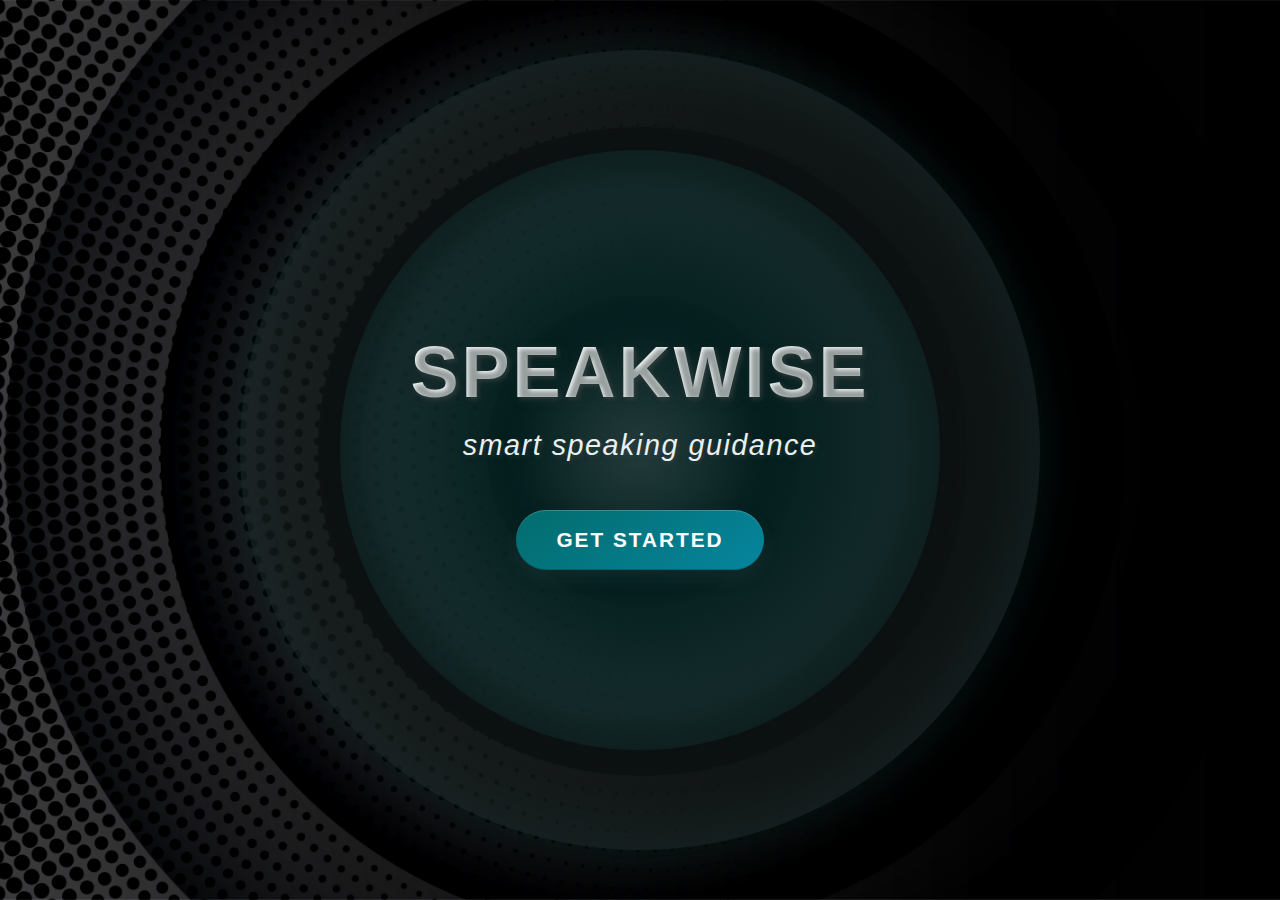
<file: frontend/index.html>
<!DOCTYPE html>
<html lang="en">
<head>
    <meta charset="UTF-8">
    <meta name="viewport" content="width=device-width, initial-scale=1.0">
    <title>SpeakWise - Smart Speaking Guidance</title>
    <link rel="stylesheet" href="style.css">
</head>
<body>
    <div class="container">
        <div class="content">
            <h1 class="main-heading">SpeakWise</h1>
            <h2 class="sub-heading">smart speaking guidance</h2>
            <button class="get-started-btn">Get Started</button>
        </div>
    </div>
    <script src="script.js"></script>
</body>
</html>
</file>
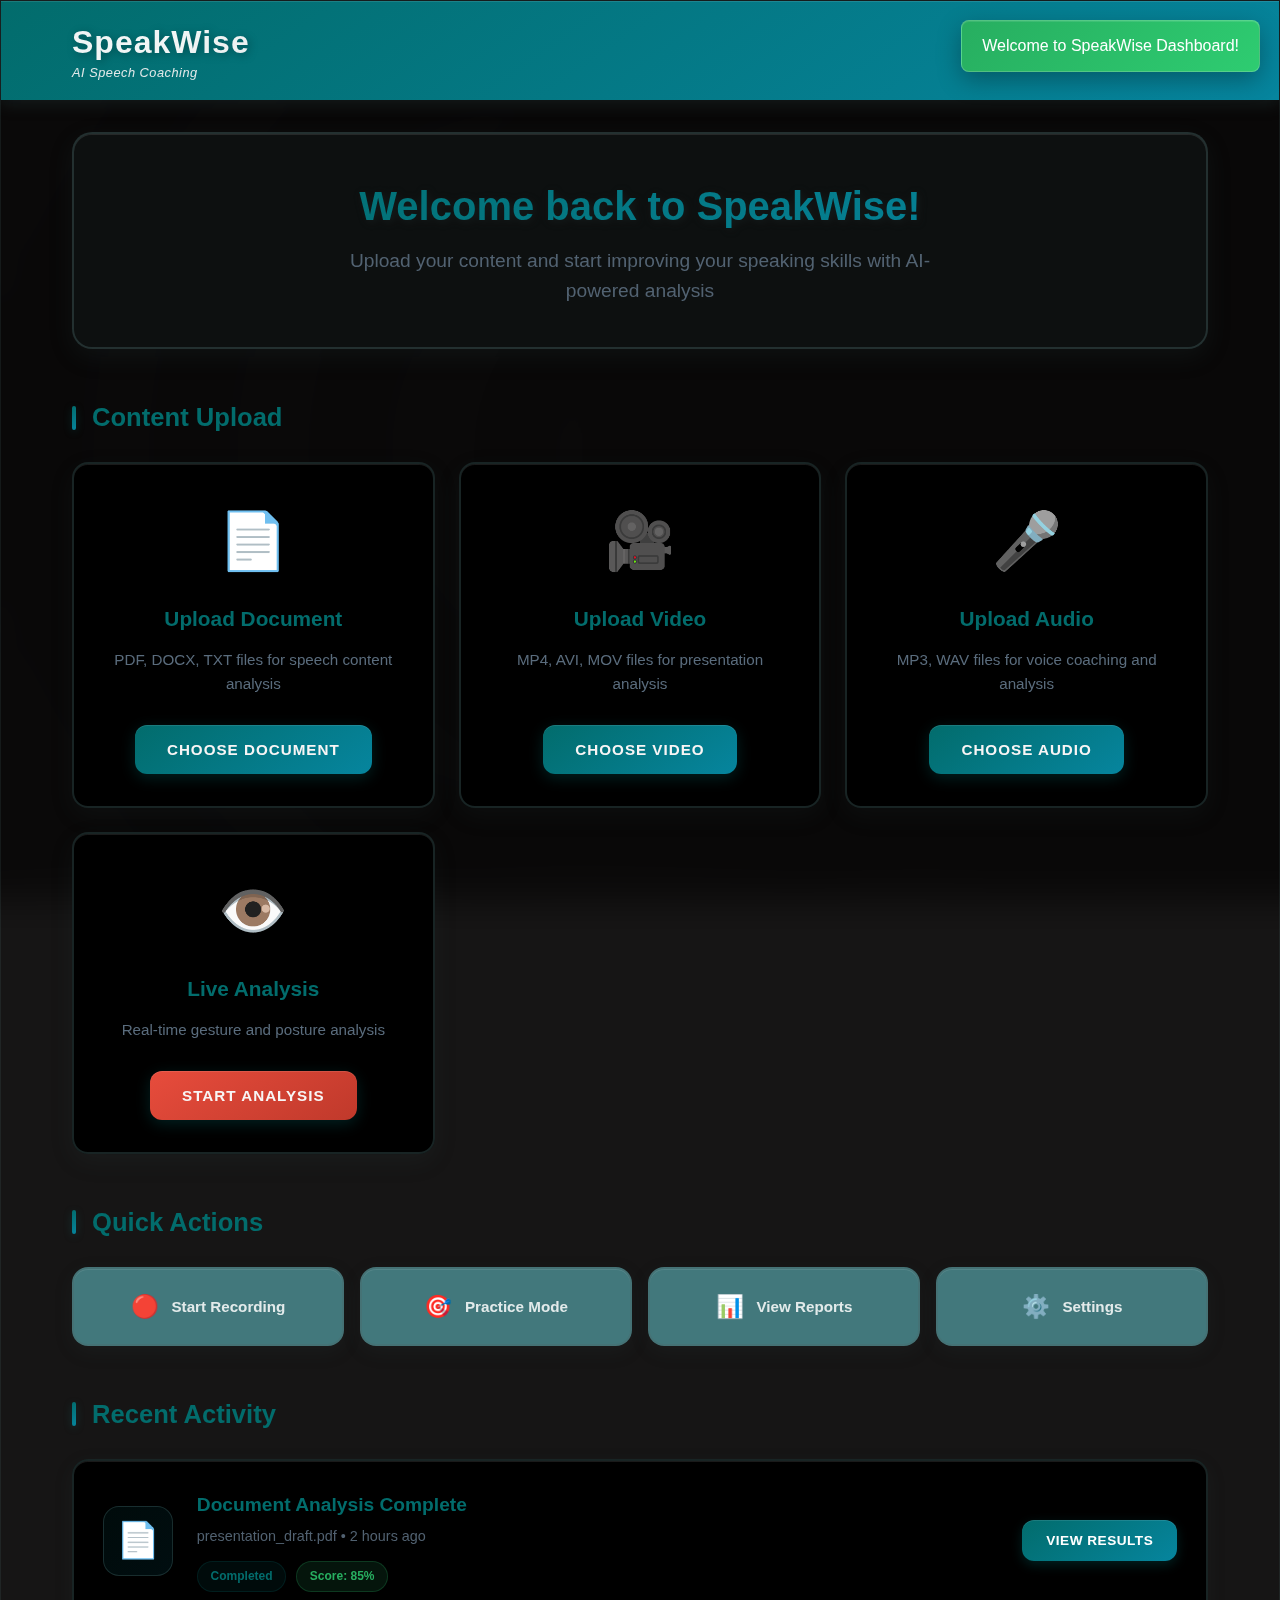
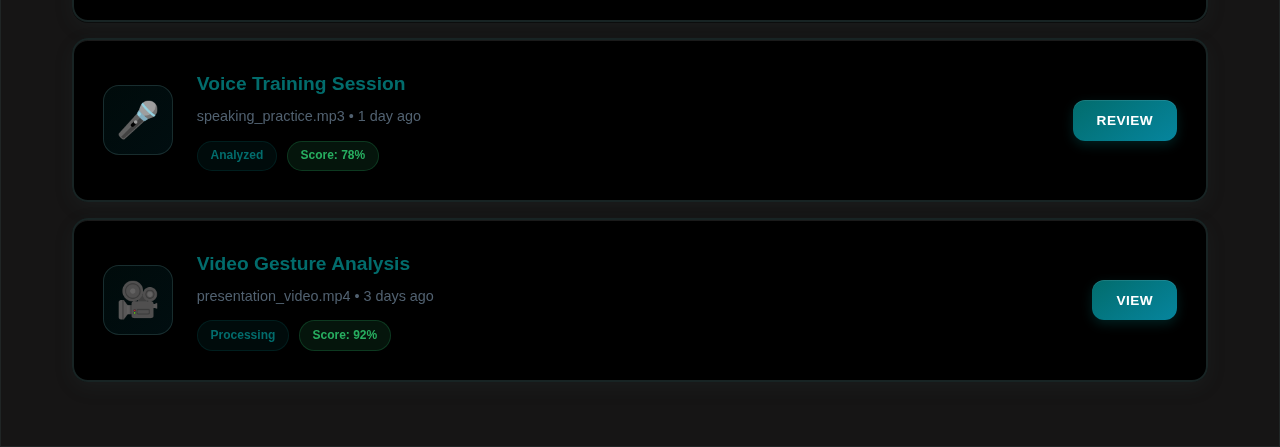
<file: frontend/dashboard.html>
<!DOCTYPE html>
<html lang="en">
<head>
    <meta charset="UTF-8">
    <meta name="viewport" content="width=device-width, initial-scale=1.0">
    <title>SpeakWise - Dashboard</title>
    
    <link rel="stylesheet" href="dashboard.css">
</head>
<body>
    <div class="dashboard-container">
        <!-- Header -->
        <header class="dashboard-header">
            <div class="header-content">
                <div class="logo">
                    <h1 class="logo-text">SpeakWise</h1>
                    <span class="logo-subtitle">AI Speech Coaching</span>
                </div>
                <div class="header-actions">
                    <button class="header-btn" onclick="showProfile()">
                        <span class="btn-icon">👤</span>
                        Profile
                    </button>
                    <button class="header-btn logout-btn" onclick="logout()">
                        <span class="btn-icon">🚪</span>
                        Logout
                    </button>
                </div>
            </div>
        </header>

        <!-- Main Content -->
        <main class="dashboard-main">
            <div class="welcome-section">
                <h2 class="welcome-title">Welcome back to SpeakWise!</h2>
                <p class="welcome-subtitle">Upload your content and start improving your speaking skills with AI-powered analysis</p>
            </div>

            <!-- Upload Section -->
            <section class="upload-section">
                <h3 class="section-title">Content Upload</h3>
                <div class="upload-grid">
                    <!-- Document Upload -->
                    <div class="upload-card" onclick="triggerUpload('document')">
                        <div class="upload-icon">📄</div>
                        <h4 class="upload-title">Upload Document</h4>
                        <p class="upload-description">PDF, DOCX, TXT files for speech content analysis</p>
                        <button class="upload-btn">Choose Document</button>
                    </div>

                    <!-- Video Upload -->
                    <div class="upload-card" onclick="triggerUpload('video')">
                        <div class="upload-icon">🎥</div>
                        <h4 class="upload-title">Upload Video</h4>
                        <p class="upload-description">MP4, AVI, MOV files for presentation analysis</p>
                        <button class="upload-btn">Choose Video</button>
                    </div>

                    <!-- Voice Upload -->
                    <div class="upload-card" onclick="triggerUpload('voice')">
                        <div class="upload-icon">🎤</div>
                        <h4 class="upload-title">Upload Audio</h4>
                        <p class="upload-description">MP3, WAV files for voice coaching and analysis</p>
                        <button class="upload-btn">Choose Audio</button>
                    </div>

                    <!-- OpenCV Analysis -->
                    <div class="upload-card opencv-card" onclick="showOpenCV()">
                        <div class="upload-icon">👁️</div>
                        <h4 class="upload-title">Live Analysis</h4>
                        <p class="upload-description">Real-time gesture and posture analysis</p>
                        <button class="upload-btn opencv-btn">Start Analysis</button>
                    </div>
                </div>
            </section>

            <!-- Quick Actions -->
            <section class="quick-actions">
                <h3 class="section-title">Quick Actions</h3>
                <div class="action-buttons">
                    <button class="action-btn record-btn" onclick="startRecording()">
                        <span class="action-icon">🔴</span>
                        <span class="action-text">Start Recording</span>
                    </button>
                    <button class="action-btn practice-btn" onclick="practiceMode()">
                        <span class="action-icon">🎯</span>
                        <span class="action-text">Practice Mode</span>
                    </button>
                    <button class="action-btn report-btn" onclick="viewReports()">
                        <span class="action-icon">📊</span>
                        <span class="action-text">View Reports</span>
                    </button>
                    <button class="action-btn settings-btn" onclick="settings()">
                        <span class="action-icon">⚙️</span>
                        <span class="action-text">Settings</span>
                    </button>
                </div>
            </section>

            <!-- Recent Activity -->
            <section class="recent-activity">
                <h3 class="section-title">Recent Activity</h3>
                <div class="activity-list">
                    <div class="activity-item">
                        <div class="activity-icon">📄</div>
                        <div class="activity-content">
                            <h4 class="activity-title">Document Analysis Complete</h4>
                            <p class="activity-description">presentation_draft.pdf • 2 hours ago</p>
                            <div class="activity-tags">
                                <span class="tag">Completed</span>
                                <span class="tag score">Score: 85%</span>
                            </div>
                        </div>
                        <button class="activity-btn">View Results</button>
                    </div>
                    
                    <div class="activity-item">
                        <div class="activity-icon">🎤</div>
                        <div class="activity-content">
                            <h4 class="activity-title">Voice Training Session</h4>
                            <p class="activity-description">speaking_practice.mp3 • 1 day ago</p>
                            <div class="activity-tags">
                                <span class="tag">Analyzed</span>
                                <span class="tag score">Score: 78%</span>
                            </div>
                        </div>
                        <button class="activity-btn">Review</button>
                    </div>
                    
                    <div class="activity-item">
                        <div class="activity-icon">🎥</div>
                        <div class="activity-content">
                            <h4 class="activity-title">Video Gesture Analysis</h4>
                            <p class="activity-description">presentation_video.mp4 • 3 days ago</p>
                            <div class="activity-tags">
                                <span class="tag">Processing</span>
                                <span class="tag score">Score: 92%</span>
                            </div>
                        </div>
                        <button class="activity-btn">View</button>
                    </div>
                </div>
            </section>
        </main>

        <!-- Hidden File Inputs -->
        <input type="file" id="documentInput" accept=".pdf,.doc,.docx,.txt" style="display: none;" onchange="handleFileUpload(event, 'document')">
        <input type="file" id="videoInput" accept=".mp4,.avi,.mov,.wmv" style="display: none;" onchange="handleFileUpload(event, 'video')">
        <input type="file" id="voiceInput" accept=".mp3,.wav,.m4a,.aac" style="display: none;" onchange="handleFileUpload(event, 'voice')">

        <!-- Upload Progress Modal -->
        <div id="uploadModal" class="modal" style="display: none;">
            <div class="modal-content">
                <div class="modal-header">
                    <h3>Uploading File...</h3>
                </div>
                <div class="progress-container">
                    <div class="progress-bar">
                        <div class="progress-fill" id="progressFill"></div>
                    </div>
                    <p id="progressText" class="progress-text">0% Complete</p>
                </div>
                <div class="modal-actions">
                    <button class="modal-btn cancel-btn" onclick="cancelUpload()">Cancel</button>
                </div>
            </div>
        </div>

        <!-- OpenCV Modal -->
        <div id="opencvModal" class="modal" style="display: none;">
            <div class="modal-content opencv-modal">
                <div class="modal-header">
                    <h3>Live Speech Analysis</h3>
                    <button class="close-btn" onclick="closeOpenCV()">×</button>
                </div>
                <div class="opencv-content">
                    <div class="video-section">
                        <div class="video-container">
                            <video id="cameraFeed" autoplay muted></video>
                            <canvas id="analysisCanvas"></canvas>
                        </div>
                    </div>
                    <div class="analysis-section">
                        <h4 class="analysis-title">Real-time Metrics</h4>
                        <div class="analysis-metrics">
                            <div class="metric-card">
                                <span class="metric-label">Posture Score</span>
                                <span class="metric-value" id="postureScore">--</span>
                            </div>
                            <div class="metric-card">
                                <span class="metric-label">Eye Contact</span>
                                <span class="metric-value" id="eyeContact">--</span>
                            </div>
                            <div class="metric-card">
                                <span class="metric-label">Gestures</span>
                                <span class="metric-value" id="gestureCount">--</span>
                            </div>
                        </div>
                        <div class="opencv-actions">
                            <button class="opencv-action-btn start-btn" onclick="startAnalysis()">Start</button>
                            <button class="opencv-action-btn stop-btn" onclick="stopAnalysis()">Stop</button>
                            <button class="opencv-action-btn save-btn" onclick="saveAnalysis()">Save Session</button>
                        </div>
                    </div>
                </div>
            </div>
        </div>
    </div>

    <script>
        // Global variables
        let uploadInterval;
        let analysisRunning = false;
        let mediaStream;

        // File upload functions
        function triggerUpload(type) {
            document.getElementById(type + 'Input').click();
        }

        function handleFileUpload(event, type) {
            const file = event.target.files[0];
            if (file) {
                console.log(`Uploading ${type} file:`, file.name);
                showUploadModal();
                simulateUpload();
            }
        }

        function showUploadModal() {
            document.getElementById('uploadModal').style.display = 'flex';
        }

        function simulateUpload() {
            let progress = 0;
            const progressFill = document.getElementById('progressFill');
            const progressText = document.getElementById('progressText');
            
            uploadInterval = setInterval(() => {
                progress += Math.random() * 15;
                if (progress >= 100) {
                    progress = 100;
                    clearInterval(uploadInterval);
                    setTimeout(() => {
                        document.getElementById('uploadModal').style.display = 'none';
                        showNotification('Upload completed successfully!', 'success');
                    }, 500);
                }
                progressFill.style.width = progress + '%';
                progressText.textContent = Math.round(progress) + '% Complete';
            }, 200);
        }

        function cancelUpload() {
            clearInterval(uploadInterval);
            document.getElementById('uploadModal').style.display = 'none';
            showNotification('Upload cancelled', 'info');
        }

        // OpenCV functions
        function showOpenCV() {
            document.getElementById('opencvModal').style.display = 'flex';
            initializeCamera();
        }

        function closeOpenCV() {
            document.getElementById('opencvModal').style.display = 'none';
            stopAnalysis();
        }

        async function initializeCamera() {
            try {
                const video = document.getElementById('cameraFeed');
                mediaStream = await navigator.mediaDevices.getUserMedia({ 
                    video: { width: 640, height: 480 } 
                });
                video.srcObject = mediaStream;
            } catch (error) {
                console.error('Error accessing camera:', error);
                showNotification('Camera access denied', 'error');
            }
        }

        function startAnalysis() {
            if (analysisRunning) return;
            
            analysisRunning = true;
            showNotification('Analysis started', 'success');
            
            // Simulate real-time metrics
            const postureScore = document.getElementById('postureScore');
            const eyeContact = document.getElementById('eyeContact');
            const gestureCount = document.getElementById('gestureCount');
            
            let gestureCounter = 0;
            
            const analysisInterval = setInterval(() => {
                if (!analysisRunning) {
                    clearInterval(analysisInterval);
                    return;
                }
                
                // Simulate changing metrics
                postureScore.textContent = (75 + Math.random() * 20).toFixed(0) + '%';
                eyeContact.textContent = (60 + Math.random() * 30).toFixed(0) + '%';
                gestureCount.textContent = Math.floor(gestureCounter / 10);
                gestureCounter += Math.random() * 3;
            }, 1000);
        }

        function stopAnalysis() {
            analysisRunning = false;
            if (mediaStream) {
                mediaStream.getTracks().forEach(track => track.stop());
            }
            
            // Reset metrics
            document.getElementById('postureScore').textContent = '--';
            document.getElementById('eyeContact').textContent = '--';
            document.getElementById('gestureCount').textContent = '--';
            
            showNotification('Analysis stopped', 'info');
        }

        function saveAnalysis() {
            if (!analysisRunning) {
                showNotification('No active analysis to save', 'warning');
                return;
            }
            showNotification('Analysis session saved!', 'success');
        }

        // Quick action functions
        function startRecording() {
            showNotification('Recording started', 'success');
            // Implement recording logic here
        }

        function practiceMode() {
            showNotification('Practice mode activated', 'info');
            // Implement practice mode logic here
        }

        function viewReports() {
            showNotification('Loading reports...', 'info');
            // Implement reports view logic here
        }

        function settings() {
            showNotification('Opening settings...', 'info');
            // Implement settings page logic here
        }

        // Profile and logout functions
        function showProfile() {
            showNotification('Profile settings coming soon', 'info');
            // Implement profile modal or page navigation
        }

        function logout() {
            if (confirm('Are you sure you want to logout?')) {
                showNotification('Logging out...', 'info');
                // Implement logout logic - redirect to login page
                setTimeout(() => {
                    window.location.href = 'login.html'; // Adjust path as needed
                }, 1000);
            }
        }

        // Notification system
        function showNotification(message, type = 'info') {
            // Create notification element
            const notification = document.createElement('div');
            notification.className = `notification notification-${type}`;
            notification.textContent = message;
            
            // Style the notification
            notification.style.cssText = `
                position: fixed;
                top: 20px;
                right: 20px;
                padding: 12px 20px;
                border-radius: 8px;
                color: white;
                font-weight: 500;
                z-index: 10000;
                opacity: 0;
                transform: translateX(100%);
                transition: all 0.3s ease;
                max-width: 300px;
                word-wrap: break-word;
            `;
            
            // Set background color based on type
            switch(type) {
                case 'success':
                    notification.style.background = 'linear-gradient(135deg, #27ae60, #2ecc71)';
                    break;
                case 'error':
                    notification.style.background = 'linear-gradient(135deg, #e74c3c, #c0392b)';
                    break;
                case 'warning':
                    notification.style.background = 'linear-gradient(135deg, #f39c12, #e67e22)';
                    break;
                default:
                    notification.style.background = 'linear-gradient(135deg, #3498db, #2980b9)';
            }
            
            // Add to DOM
            document.body.appendChild(notification);
            
            // Animate in
            setTimeout(() => {
                notification.style.opacity = '1';
                notification.style.transform = 'translateX(0)';
            }, 100);
            
            // Remove after 3 seconds
            setTimeout(() => {
                notification.style.opacity = '0';
                notification.style.transform = 'translateX(100%)';
                setTimeout(() => {
                    if (notification.parentNode) {
                        notification.parentNode.removeChild(notification);
                    }
                }, 300);
            }, 3000);
        }

        // Initialize dashboard
        document.addEventListener('DOMContentLoaded', function() {
            showNotification('Welcome to SpeakWise Dashboard!', 'success');
        });

        // Handle page cleanup
        window.addEventListener('beforeunload', function() {
            if (mediaStream) {
                mediaStream.getTracks().forEach(track => track.stop());
            }
        });
    </script>
</body>
</html>
</file>
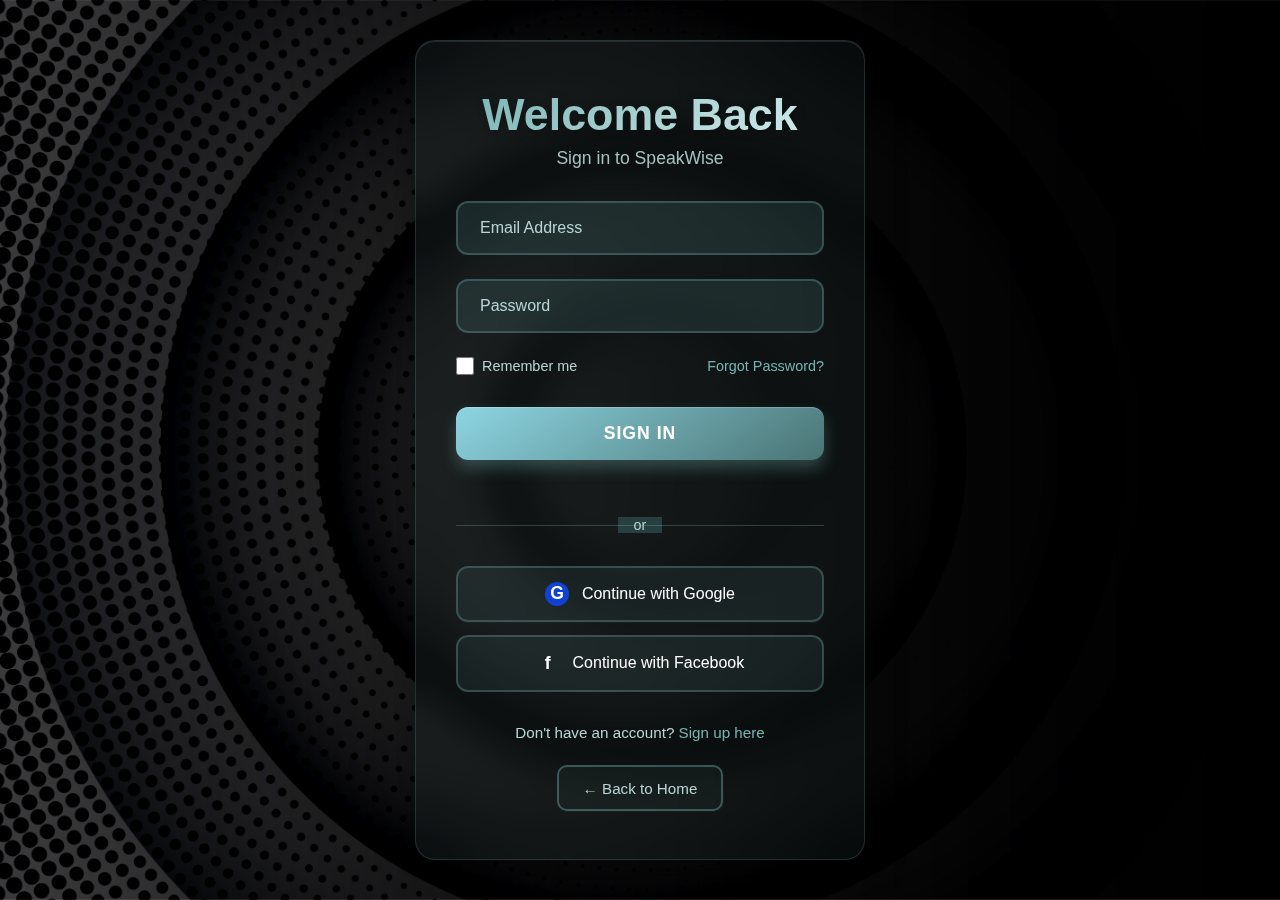
<file: frontend/login.html>
<!DOCTYPE html>
<html lang="en">
<head>
    <meta charset="UTF-8">
    <meta name="viewport" content="width=device-width, initial-scale=1.0">
    <title>SpeakWise - Sign In</title>
    <link rel="stylesheet" href="style.css">
</head>
<body>
    <div class="container">
        <div class="login-content">
            <div class="login-form">
                <h1 class="login-heading">Welcome Back</h1>
                <h2 class="login-subheading">Sign in to SpeakWise</h2>
                
                <form class="form" id="loginForm">
                    <div class="input-group">
                        <input type="email" id="email" class="form-input" placeholder=" " required>
                        <label for="email" class="form-label">Email Address</label>
                    </div>
                    
                    <div class="input-group">
                        <input type="password" id="password" class="form-input" placeholder=" " required>
                        <label for="password" class="form-label">Password</label>
                    </div>
                    
                    <div class="form-options">
                        <div class="checkbox-group">
                            <input type="checkbox" id="remember" class="custom-checkbox">
                            <label for="remember" class="checkbox-label">Remember me</label>
                        </div>
                        <a href="#" class="forgot-password">Forgot Password?</a>
                    </div>
                    
                    <button type="submit" class="login-btn">Sign In</button>
                </form>
                
                <div class="divider">
                    <span>or</span>
                </div>
                
                <button class="social-btn google-btn">
                    <span class="social-icon">G</span>
                    Continue with Google
                </button>
                
                <button class="social-btn facebook-btn">
                    <span class="social-icon">f</span>
                    Continue with Facebook
                </button>
                
                <p class="signup-link">
                    Don't have an account? <a href="#" class="link">Sign up here</a>
                </p>
                
                <button class="back-btn" onclick="goBack()">← Back to Home</button>
            </div>
        </div>
    </div>
    
    <script src="script.js"></script>
</body>
</html>
</file>
<file: frontend/style.css>
* {
    margin: 0;
    padding: 0;
    box-sizing: border-box;
}

body {
    font-family: 'Arial', sans-serif;
    min-height: 100vh;
    overflow: hidden;
}

.container {
    min-height: 100vh;
    /* background-image: url('[data-uri]'); */
    
    background-image: url('background.jpg');
    background-size: cover;

    background-position: center;
    background-repeat: no-repeat;
    display: flex;
    align-items: center;
    justify-content: center;
    position: relative;
}

.container::before {
    content: '';
    position: absolute;
    top: 50%;
    left: 50%;
    transform: translate(-50%, -50%);
    width: 800px;
    height: 800px;
    border-radius: 50%;
    background: radial-gradient(
        circle,
        rgba(35, 47, 47, 0.9) 0%,
        rgba(7, 15, 15, 0.8) 20%,
        rgba(23, 30, 30, 0.7) 40%,
        rgba(18, 24, 24, 0.6) 60%,
        rgba(13, 17, 17, 0.5) 80%,
        rgba(2, 2, 2, 0.4) 100%
    );
    box-shadow: 
        0 0 50px rgba(1, 55, 55, 0.3),
        inset 0 0 100px rgba(45, 74, 74, 0.5);
    z-index: 1;
}

.container::after {
    content: '';
    position: absolute;
    top: 50%;
    left: 50%;
    transform: translate(-50%, -50%);
    width: 600px;
    height: 600px;
    border-radius: 50%;
    background: radial-gradient(
        circle,
        rgba(35, 61, 61, 0.8) 0%,
        rgba(1, 41, 41, 0.6) 30%,
        rgba(18, 66, 66, 0.4) 60%,
        transparent 100%
    );
    z-index: 2;
}

.content {
    text-align: center;
    z-index: 10;
    position: relative;
    color: white;
    text-shadow: 2px 2px 4px rgba(63, 73, 73, 0.5);
}

.main-heading {
    font-size: 4.5rem;
    font-weight: 900;
    margin-bottom: 1rem;
    letter-spacing: 3px;
    text-transform: uppercase;
    background: linear-gradient(135deg, #f0f4f4, #f2f6f6, #e9eeee);
    -webkit-background-clip: text;
    -webkit-text-fill-color: transparent;
    background-clip: text;
    filter: drop-shadow(2px 2px 4px rgba(57, 63, 63, 0.3));
}

.sub-heading {
    font-size: 1.8rem;
    font-weight: 300;
    margin-bottom: 3rem;
    color: #e8f0f0;
    letter-spacing: 1.5px;
    font-style: italic;
}

.get-started-btn {
    padding: 18px 40px;
    font-size: 1.3rem;
    font-weight: 600;
    border: none;
    border-radius: 50px;
    cursor: pointer;
    text-transform: uppercase;
    letter-spacing: 2px;
    transition: all 0.3s ease;
    position: relative;
    overflow: hidden;
    
    /* 3D gradient based on the image colors */
    background: linear-gradient(145deg, #026c6c, #06859e);
    color: #ffffff;
    box-shadow: 
        0 8px 15px rgba(45, 74, 74, 0.3),
        0 4px 6px rgba(0, 0, 0, 0.1),
        inset 0 1px 0 rgba(255, 255, 255, 0.2),
        inset 0 -1px 0 rgba(0, 0, 0, 0.2);
}

.get-started-btn::before {
    content: '';
    position: absolute;
    top: 0;
    left: -100%;
    width: 100%;
    height: 100%;
    background: linear-gradient(90deg, transparent, rgba(127, 206, 224, 0.2), transparent);
    transition: left 0.5s ease;
}

.get-started-btn:hover {
    transform: translateY(-3px);
    background: linear-gradient(145deg, #027053, #036363);
    border-color: rgba(119, 179, 179, 0.5);
    box-shadow: 
        0 12px 20px rgba(45, 74, 74, 0.4),
        0 6px 8px rgba(0, 0, 0, 0.15),
        inset 0 1px 0 rgba(255, 255, 255, 0.3),
        inset 0 -1px 0 rgba(0, 0, 0, 0.3);
}

.get-started-btn:hover::before {
    left: 100%;
}

.get-started-btn:active {
    transform: translateY(-1px);
    background: linear-gradient(145deg, #385151, #2d4a4a);
    box-shadow: 
        0 4px 8px rgba(9, 21, 21, 0.3),
        0 2px 4px rgba(0, 0, 0, 0.1),
        inset 0 2px 4px rgba(0, 0, 0, 0.2);
}

/* Responsive Design */
@media (max-width: 768px) {
    .container::before {
        width: 600px;
        height: 600px;
    }
    
    .container::after {
        width: 450px;
        height: 450px;
    }
    
    .main-heading {
        font-size: 3rem;
        letter-spacing: 2px;
    }
    
    .sub-heading {
        font-size: 1.4rem;
        margin-bottom: 2.5rem;
    }
    
    .get-started-btn {
        padding: 15px 35px;
        font-size: 1.1rem;
    }
}

@media (max-width: 480px) {
    .container::before {
        width: 400px;
        height: 400px;
    }
    
    .container::after {
        width: 300px;
        height: 300px;
    }
    
    .main-heading {
        font-size: 2.5rem;
        letter-spacing: 1px;
    }
    
    .sub-heading {
        font-size: 1.2rem;
        margin-bottom: 2rem;
    }
    
    .get-started-btn {
        padding: 12px 30px;
        font-size: 1rem;
        letter-spacing: 1px;
    }
}

/* LOGIN PAGE STYLES - Add these to your existing style.css */

/* Black background for login page only */
body:has(.login-content) .container,
.container:has(.login-content) {
    background-image: url('background.jpg');
    background-size: cover;
}

body:has(.login-content) .container::before,
.container:has(.login-content)::before {
    display: none !important;
}

body:has(.login-content) .container::after,
.container:has(.login-content)::after {
    display: none !important;
}

.login-content {
    text-align: center;
    z-index: 10;
    position: relative;
    color: white;
    max-width: 450px;
    width: 90%;
}

.login-form {
    background: rgba(45, 74, 74, 0.15);
    backdrop-filter: blur(20px);
    border: 1px solid rgba(119, 179, 179, 0.2);
    border-radius: 20px;
    padding: 3rem 2.5rem;
    box-shadow: 
        0 20px 40px rgba(0, 0, 0, 0.3),
        inset 0 1px 0 rgba(255, 255, 255, 0.1);
}

.login-heading {
    font-size: 2.8rem;
    font-weight: 700;
    margin-bottom: 0.5rem;
    background: linear-gradient(135deg, #77b3b3, #a8d0d0, #d4eded);
    -webkit-background-clip: text;
    -webkit-text-fill-color: transparent;
    background-clip: text;
    filter: drop-shadow(2px 2px 4px rgba(0, 0, 0, 0.3));
}

.login-subheading {
    font-size: 1.1rem;
    font-weight: 300;
    margin-bottom: 2rem;
    color: #b8d4d4;
    opacity: 0.9;
}

.form {
    margin-bottom: 2rem;
}

.input-group {
    position: relative;
    margin-bottom: 1.5rem;
}

.form-input {
    width: 100%;
    padding: 1rem 1rem 1rem 1rem;
    background: rgba(119, 179, 179, 0.1);
    border: 2px solid rgba(119, 179, 179, 0.3);
    border-radius: 12px;
    color: white;
    font-size: 1rem;
    transition: all 0.3s ease;
    backdrop-filter: blur(10px);
}

.form-input:focus {
    outline: none;
    border-color: #77b3b3;
    background: rgba(119, 179, 179, 0.15);
    box-shadow: 0 0 0 3px rgba(119, 179, 179, 0.2);
}

.form-input::placeholder {
    color: transparent;
}

.form-label {
    position: absolute;
    left: 1rem;
    top: 50%;
    transform: translateY(-50%);
    color: #b8d4d4;
    font-size: 1rem;
    transition: all 0.3s ease;
    pointer-events: none;
    background: transparent;
    padding: 0 0.5rem;
}

.form-input:focus + .form-label,
.form-input:not(:placeholder-shown) + .form-label {
    top: 0;
    font-size: 0.85rem;
    color: #77b3b3;
    background: rgba(45, 74, 74, 0.8);
    border-radius: 4px;
}

.form-options {
    display: flex;
    justify-content: space-between;
    align-items: center;
    margin-bottom: 2rem;
    font-size: 0.9rem;
}

.checkbox-group {
    display: flex;
    align-items: center;
    gap: 0.5rem;
}

.custom-checkbox {
    width: 18px;
    height: 18px;
    accent-color: #77b3b3;
}

.checkbox-label {
    color: #b8d4d4;
    cursor: pointer;
}

.forgot-password {
    color: #77b3b3;
    text-decoration: none;
    transition: color 0.3s ease;
}

.forgot-password:hover {
    color: #a8d0d0;
}

.login-btn {
    width: 100%;
    padding: 1rem;
    font-size: 1.1rem;
    font-weight: 600;
    border: none;
    border-radius: 12px;
    cursor: pointer;
    text-transform: uppercase;
    letter-spacing: 1px;
    transition: all 0.3s ease;
    margin-bottom: 1.5rem;
    background: linear-gradient(145deg, #8dd5e2, #4a7474);
    /* background: linear-gradient(145deg, #4a7474, #395f5f); */
    color: #ffffff;
    box-shadow: 
        0 8px 15px rgba(136, 203, 203, 0.3),
        0 4px 6px rgba(0, 0, 0, 0.1),
        inset 0 1px 0 rgba(255, 255, 255, 0.2);
}

.login-btn:hover {
    transform: translateY(-2px);
    background: linear-gradient(145deg, #5a8484, #759393);
    box-shadow: 
        0 12px 20px rgba(45, 74, 74, 0.4),
        0 6px 8px rgba(0, 0, 0, 0.15);
}

.login-btn:active {
    transform: translateY(0);
    box-shadow: 
        0 4px 8px rgba(45, 74, 74, 0.3),
        inset 0 2px 4px rgba(0, 0, 0, 0.2);
}

.divider {
    position: relative;
    text-align: center;
    margin: 2rem 0;
    color: #b8d4d4;
}

.divider::before {
    content: '';
    position: absolute;
    top: 50%;
    left: 0;
    right: 0;
    height: 1px;
    background: rgba(119, 179, 179, 0.3);
}

.divider span {
    background: rgba(45, 74, 74, 0.8);
    padding: 0 1rem;
    font-size: 0.9rem;
}

.social-btn {
    width: 100%;
    padding: 0.9rem;
    margin-bottom: 0.8rem;
    border: 2px solid rgba(119, 179, 179, 0.3);
    border-radius: 12px;
    background: rgba(119, 179, 179, 0.05);
    color: white;
    font-size: 1rem;
    font-weight: 500;
    cursor: pointer;
    transition: all 0.3s ease;
    display: flex;
    align-items: center;
    justify-content: center;
    gap: 0.8rem;
    backdrop-filter: blur(10px);
}

.social-btn:hover {
    background: rgba(119, 179, 179, 0.1);
    border-color: rgba(119, 179, 179, 0.5);
    transform: translateY(-1px);
}

.social-icon {
    width: 24px;
    height: 24px;
    border-radius: 50%;
    display: flex;
    align-items: center;
    justify-content: center;
    font-weight: bold;
    font-size: 1.1rem;
}

.google-btn .social-icon {
    background: #1041d2;
    color: white;
}

/* .facebook-btn .social-icon {
    background: #3d6fd4;
    color: white;
} */

.signup-link {
    margin: 2rem 0 1.5rem 0;
    color: #b8d4d4;
    font-size: 0.95rem;
}

.signup-link .link {
    color: #77b3b3;
    text-decoration: none;
    font-weight: 500;
    transition: color 0.3s ease;
}

.signup-link .link:hover {
    color: #a8d0d0;
}

.back-btn {
    background: transparent;
    border: 2px solid rgba(119, 179, 179, 0.4);
    color: #b8d4d4;
    padding: 0.8rem 1.5rem;
    border-radius: 10px;
    cursor: pointer;
    font-size: 0.95rem;
    transition: all 0.3s ease;
    backdrop-filter: blur(10px);
}

.back-btn:hover {
    background: rgba(119, 179, 179, 0.1);
    border-color: rgba(119, 179, 179, 0.6);
    color: white;
}

/* Mobile Responsive for Login */
@media (max-width: 768px) {
    .login-form {
        padding: 2rem 1.5rem;
    }
    
    .login-heading {
        font-size: 2.2rem;
    }
    
    .form-options {
        flex-direction: column;
        gap: 1rem;
        align-items: flex-start;
    }
}

@media (max-width: 480px) {
    .login-content {
        width: 95%;
    }
    
    .login-form {
        padding: 1.5rem 1rem;
    }
    
    .login-heading {
        font-size: 2rem;
    }
    
    .login-subheading {
        font-size: 1rem;
    }
}
</file>
<file: frontend/dashboard.css>
/* Reset and base styles */
* {
    margin: 0;
    padding: 0;
    box-sizing: border-box;
}

body {
    font-family: 'Segoe UI', Tahoma, Geneva, Verdana, sans-serif;
    
    background-image: url('background.jpg');
    background-size: cover;
    background-position: center;
    background-repeat: no-repeat;
    background-attachment: fixed;
    min-height: 100vh;
    color: #333;
    line-height: 1.6;
}

/* Dashboard container with backdrop blur effect */
.dashboard-container {
    max-width: 1400px;
    margin: 0 auto;
    min-height: 100vh;
    background: rgba(10, 8, 8, 0.95);
    backdrop-filter: blur(20px);
    box-shadow: 0 0 40px rgba(96, 112, 112, 0.2);
    border: 1px solid rgba(119, 179, 179, 0.1);
}

/* Header */
.dashboard-header {
    background: linear-gradient(145deg, #026c6c, #06859e);
    color: #000;
    padding: 1rem 0;
    box-shadow: 
        0 4px 15px rgba(45, 74, 74, 0.3),
        inset 0 1px 0 rgba(255, 255, 255, 0.1);
    position: sticky;
    top: 0;
    z-index: 100;
}

.header-content {
    max-width: 1200px;
    margin: 0 auto;
    display: flex;
    justify-content: space-between;
    align-items: center;
    padding: 0 2rem;
}

.logo {
    display: flex;
    flex-direction: column;
    align-items: flex-start;
}

.logo-text {
    font-size: 2rem;
    font-weight: 900;
    margin: 0;
    background: linear-gradient(135deg, #f0f4f4, #f2f6f6, #e9eeee);
    -webkit-background-clip: text;
    -webkit-text-fill-color: transparent;
    background-clip: text;
    filter: drop-shadow(2px 2px 4px rgba(0, 0, 0, 0.3));
    letter-spacing: 1px;
}

.logo-subtitle {
    font-size: 0.8rem;
    opacity: 0.9;
    margin-top: -5px;
    color: #faf6f6;
    font-style: italic;
    letter-spacing: 0.5px;
}

.header-actions {
    display: flex;
    gap: 1rem;
}

.header-btn {
    display: flex;
    align-items: center;
    gap: 0.5rem;
    padding: 0.7rem 1.2rem;
    background: rgba(255, 255, 255, 0.1);
    color: white;
    border: 2px solid rgba(255, 255, 255, 0.2);
    border-radius: 12px;
    cursor: pointer;
    transition: all 0.3s ease;
    font-size: 0.9rem;
    font-weight: 500;
    backdrop-filter: blur(10px);
    box-shadow: inset 0 1px 0 rgba(255, 255, 255, 0.1);
}

.header-btn:hover {
    background: rgba(255, 255, 255, 0.2);
    border-color: rgba(255, 255, 255, 0.3);
    transform: translateY(-2px);
    box-shadow: 0 4px 12px rgba(0, 0, 0, 0.2);
}

.logout-btn:hover {
    background: rgba(231, 76, 60, 0.8);
    border-color: #e74c3c;
}

/* Main Content */
.dashboard-main {
    padding: 2rem;
    max-width: 1200px;
    margin: 0 auto;
}

/* Welcome Section */
.welcome-section {
    text-align: center;
    margin-bottom: 3rem;
    padding: 2.5rem;
    background: rgba(45, 74, 74, 0.1);
    backdrop-filter: blur(20px);
    border: 2px solid rgba(119, 179, 179, 0.2);
    border-radius: 20px;
    box-shadow: 
        0 8px 25px rgba(45, 74, 74, 0.15),
        inset 0 1px 0 rgba(255, 255, 255, 0.1);
}

.welcome-title {
    font-size: 2.5rem;
    color: #e3ebeb;
    margin-bottom: 0.5rem;
    font-weight: 700;
    background: linear-gradient(135deg, #026c6c, #06859e);
    -webkit-background-clip: text;
    -webkit-text-fill-color: transparent;
    background-clip: text;
    filter: drop-shadow(2px 2px 4px rgba(45, 74, 74, 0.2));
}

.welcome-subtitle {
    font-size: 1.2rem;
    color: #5a6c7d;
    max-width: 600px;
    margin: 0 auto;
    opacity: 0.9;
}

/* Section Titles */
.section-title {
    font-size: 1.6rem;
    color: #026c6c;
    margin-bottom: 1.5rem;
    font-weight: 600;
    position: relative;
    padding-left: 20px;
}

.section-title::before {
    content: '';
    position: absolute;
    left: 0;
    top: 50%;
    transform: translateY(-50%);
    width: 4px;
    height: 24px;
    background: linear-gradient(135deg, #026c6c, #06859e);
    border-radius: 2px;
    box-shadow: 0 2px 8px rgba(2, 108, 108, 0.3);
}

/* Upload Section */
.upload-section {
    margin-bottom: 3rem;
}

.upload-grid {
    display: grid;
    grid-template-columns: repeat(auto-fit, minmax(300px, 1fr));
    gap: 1.5rem;
}

.upload-card {
    background: #000;
    backdrop-filter: blur(20px);
    border-radius: 16px;
    padding: 2rem;
    text-align: center;
    border: 2px solid rgba(119, 179, 179, 0.2);
    cursor: pointer;
    transition: all 0.3s ease;
    box-shadow: 
        0 8px 25px rgba(45, 74, 74, 0.1),
        inset 0 1px 0 rgba(255, 255, 255, 0.1);
    position: relative;
    overflow: hidden;
}

.upload-card::before {
    content: '';
    position: absolute;
    top: -50%;
    left: -50%;
    width: 200%;
    height: 200%;
    background: radial-gradient(
        circle,
        rgba(119, 179, 179, 0.05) 0%,
        transparent 70%
    );
    opacity: 0;
    transition: opacity 0.3s ease;
}

.upload-card:hover::before {
    opacity: 1;
}

.upload-card:hover {
    transform: translateY(-8px);
    border-color: rgba(2, 108, 108, 0.4);
    box-shadow: 
        0 15px 35px rgba(2, 108, 108, 0.2),
        inset 0 1px 0 rgba(255, 255, 255, 0.2);
}

.upload-icon {
    font-size: 3.5rem;
    margin-bottom: 1rem;
    display: block;
    transition: transform 0.3s ease;
}

.upload-card:hover .upload-icon {
    transform: scale(1.1) translateY(-5px);
    animation: float 2s ease-in-out infinite;
}

.upload-title {
    font-size: 1.3rem;
    color: #026c6c;
    margin-bottom: 0.8rem;
    font-weight: 600;
}

.upload-description {
    color: #5a6c7d;
    margin-bottom: 1.8rem;
    font-size: 0.95rem;
    line-height: 1.6;
}

.upload-btn {
    padding: 1rem 2rem;
    background: linear-gradient(145deg, #026c6c, #06859e);
    color: #f8f5f5;
    border: none;
    border-radius: 12px;
    cursor: pointer;
    font-size: 0.95rem;
    font-weight: 600;
    text-transform: uppercase;
    letter-spacing: 1px;
    transition: all 0.3s ease;
    box-shadow: 
        0 4px 15px rgba(2, 108, 108, 0.3),
        inset 0 1px 0 rgba(255, 255, 255, 0.1);
}

.upload-btn:hover {
    transform: translateY(-2px);
    background: linear-gradient(145deg, #027053, #036363);
    box-shadow: 
        0 8px 20px rgba(2, 108, 108, 0.4),
        inset 0 1px 0 rgba(255, 255, 255, 0.2);
}

.opencv-btn {
    background: linear-gradient(145deg, #e74c3c, #c0392b);
}

.opencv-btn:hover {
    background: linear-gradient(145deg, #d32f2f, #b71c1c);
    box-shadow: 0 8px 20px rgba(231, 76, 60, 0.4);
}

/* Quick Actions */
.quick-actions {
    margin-bottom: 3rem;
}

.action-buttons {
    display: grid;
    grid-template-columns: repeat(auto-fit, minmax(220px, 1fr));
    gap: 1rem;
}

.action-btn {
    display: flex;
    align-items: center;
    justify-content: center;
    gap: 0.8rem;
    padding: 1.5rem;
    background: rgba(72, 133, 138, 0.9);
    backdrop-filter: blur(20px);
    border: 2px solid rgba(83, 92, 92, 0.2);
    border-radius: 16px;
    cursor: pointer;
    transition: all 0.3s ease;
    text-decoration: none;
    color: #e2eaea;
    font-weight: 600;
    font-size: 0.95rem;
    box-shadow: 
        0 6px 20px rgba(45, 74, 74, 0.1),
        inset 0 1px 0 rgba(255, 255, 255, 0.1);
}

.action-btn:hover {
    transform: translateY(-4px);
    border-color: rgba(2, 108, 108, 0.4);
    box-shadow: 
        0 12px 30px rgba(2, 108, 108, 0.2),
        inset 0 1px 0 rgba(255, 255, 255, 0.2);
}

.action-icon {
    font-size: 1.4rem;
}

/* Recent Activity */
.recent-activity {
    margin-bottom: 2rem;
}

.activity-list {
    display: flex;
    flex-direction: column;
    gap: 1rem;
}

.activity-item {
    display: flex;
    align-items: center;
    gap: 1.5rem;
    padding: 1.8rem;
    background: #000;
    backdrop-filter: blur(20px);
    border-radius: 16px;
    border: 2px solid rgba(119, 179, 179, 0.2);
    transition: all 0.3s ease;
    box-shadow: 
        0 6px 20px rgba(45, 74, 74, 0.1),
        inset 0 1px 0 rgba(255, 255, 255, 0.1);
}

.activity-item:hover {
    transform: translateY(-3px);
    border-color: rgba(2, 108, 108, 0.3);
    box-shadow: 
        0 10px 25px rgba(2, 108, 108, 0.2);
}

.activity-icon {
    font-size: 2.2rem;
    width: 70px;
    height: 70px;
    background: linear-gradient(135deg, rgba(2, 108, 108, 0.1), rgba(6, 133, 158, 0.1));
    border-radius: 16px;
    display: flex;
    align-items: center;
    justify-content: center;
    flex-shrink: 0;
    border: 1px solid rgba(119, 179, 179, 0.2);
}

.activity-content {
    flex: 1;
    min-width: 0;
}

.activity-title {
    font-size: 1.2rem;
    color: #026c6c;
    margin-bottom: 0.3rem;
    font-weight: 600;
}

.activity-description {
    color: #5a6c7d;
    font-size: 0.9rem;
    margin-bottom: 0.8rem;
    opacity: 0.9;
}

.activity-tags {
    display: flex;
    gap: 0.6rem;
    flex-wrap: wrap;
}

.tag {
    padding: 0.3rem 0.8rem;
    background: rgba(2, 108, 108, 0.1);
    color: #026c6c;
    border-radius: 20px;
    font-size: 0.75rem;
    font-weight: 600;
    border: 1px solid rgba(2, 108, 108, 0.2);
}

.tag.score {
    background: rgba(46, 204, 113, 0.1);
    color: #27ae60;
    border-color: rgba(46, 204, 113, 0.2);
}

.activity-btn {
    padding: 0.8rem 1.5rem;
    background: linear-gradient(145deg, #026c6c, #06859e);
    color: white;
    border: none;
    border-radius: 12px;
    cursor: pointer;
    font-size: 0.85rem;
    font-weight: 600;
    text-transform: uppercase;
    letter-spacing: 0.5px;
    transition: all 0.3s ease;
    white-space: nowrap;
    box-shadow: 
        0 4px 12px rgba(2, 108, 108, 0.3),
        inset 0 1px 0 rgba(255, 255, 255, 0.1);
}

.activity-btn:hover {
    transform: translateY(-2px);
    background: linear-gradient(145deg, #027053, #036363);
    box-shadow: 
        0 6px 18px rgba(2, 108, 108, 0.4),
        inset 0 1px 0 rgba(255, 255, 255, 0.2);
}

/* Modal Styles */
.modal {
    position: fixed;
    top: 0;
    left: 0;
    width: 100%;
    height: 100%;
    background: rgba(0, 0, 0, 0.8);
    display: flex;
    justify-content: center;
    align-items: center;
    z-index: 1000;
    backdrop-filter: blur(10px);
}

.modal-content {
    background: rgba(255, 255, 255, 0.95);
    backdrop-filter: blur(25px);
    border-radius: 20px;
    padding: 2.5rem;
    max-width: 500px;
    width: 90%;
    max-height: 90vh;
    overflow-y: auto;
    box-shadow: 
        0 25px 60px rgba(0, 0, 0, 0.4),
        inset 0 1px 0 rgba(255, 255, 255, 0.1);
    border: 2px solid rgba(119, 179, 179, 0.2);
}

.modal-header {
    display: flex;
    justify-content: space-between;
    align-items: center;
    margin-bottom: 2rem;
    padding-bottom: 1rem;
    border-bottom: 2px solid rgba(2, 108, 108, 0.1);
}

.modal-header h3 {
    font-size: 1.4rem;
    color: #026c6c;
    font-weight: 600;
}

.close-btn {
    background: none;
    border: none;
    font-size: 2rem;
    cursor: pointer;
    color: #5a6c7d;
    transition: all 0.3s ease;
    padding: 0;
    width: 40px;
    height: 40px;
    display: flex;
    align-items: center;
    justify-content: center;
    border-radius: 50%;
    background: rgba(231, 76, 60, 0.1);
}

.close-btn:hover {
    color: #e74c3c;
    background: rgba(231, 76, 60, 0.2);
    transform: scale(1.1);
}

/* Progress Bar */
.progress-container {
    margin: 2rem 0;
}

.progress-bar {
    width: 100%;
    height: 15px;
    background: rgba(2, 108, 108, 0.1);
    border-radius: 10px;
    overflow: hidden;
    margin-bottom: 1.5rem;
    box-shadow: inset 0 2px 4px rgba(0, 0, 0, 0.1);
}

.progress-fill {
    height: 100%;
    background: linear-gradient(145deg, #026c6c, #06859e);
    width: 0%;
    transition: width 0.3s ease;
    border-radius: 10px;
    box-shadow: 0 2px 8px rgba(2, 108, 108, 0.3);
}

.progress-text {
    text-align: center;
    color: #026c6c;
    font-size: 1rem;
    font-weight: 600;
}

.modal-actions {
    display: flex;
    justify-content: center;
    margin-top: 2rem;
}

.modal-btn {
    padding: 1rem 2.5rem;
    background: linear-gradient(145deg, #e74c3c, #c0392b);
    color: white;
    border: none;
    border-radius: 12px;
    cursor: pointer;
    font-size: 0.95rem;
    font-weight: 600;
    text-transform: uppercase;
    letter-spacing: 1px;
    transition: all 0.3s ease;
    box-shadow: 
        0 4px 15px rgba(231, 76, 60, 0.3),
        inset 0 1px 0 rgba(255, 255, 255, 0.1);
}

.modal-btn:hover {
    background: linear-gradient(145deg, #d32f2f, #b71c1c);
    transform: translateY(-2px);
    box-shadow: 
        0 6px 20px rgba(231, 76, 60, 0.4),
        inset 0 1px 0 rgba(255, 255, 255, 0.2);
}

/* OpenCV Modal */
.opencv-modal {
    max-width: 1000px;
    width: 95%;
    max-height: 95vh;
}

.opencv-content {
    display: grid;
    grid-template-columns: 2fr 1fr;
    gap: 2rem;
    margin-top: 1rem;
}

.video-section {
    display: flex;
    flex-direction: column;
}

.video-container {
    position: relative;
    background: #000;
    border-radius: 16px;
    overflow: hidden;
    aspect-ratio: 16/9;
    box-shadow: 0 8px 25px rgba(0, 0, 0, 0.3);
}

#cameraFeed, #analysisCanvas {
    width: 100%;
    height: 100%;
    object-fit: cover;
    border-radius: 16px;
}

#analysisCanvas {
    position: absolute;
    top: 0;
    left: 0;
}

.analysis-section {
    display: flex;
    flex-direction: column;
    gap: 1rem;
}

.analysis-title {
    font-size: 1.2rem;
    color: #026c6c;
    font-weight: 600;
    margin-bottom: 1rem;
}

.analysis-metrics {
    display: flex;
    flex-direction: column;
    gap: 1rem;
}

.metric-card {
    display: flex;
    justify-content: space-between;
    align-items: center;
    padding: 1.2rem;
    background: rgba(2, 108, 108, 0.1);
    backdrop-filter: blur(10px);
    border-radius: 12px;
    border: 2px solid rgba(2, 108, 108, 0.2);
    box-shadow: 
        0 4px 12px rgba(2, 108, 108, 0.1),
        inset 0 1px 0 rgba(255, 255, 255, 0.1);
}

.metric-label {
    font-size: 0.95rem;
    color: #5a6c7d;
    font-weight: 600;
}

.metric-value {
    font-size: 1.2rem;
    color: #026c6c;
    font-weight: 700;
}

.opencv-actions {
    display: flex;
    flex-direction: column;
    gap: 1rem;
    margin-top: 1.5rem;
}

.opencv-action-btn {
    padding: 1rem;
    border: none;
    border-radius: 12px;
    cursor: pointer;
    font-size: 0.95rem;
    font-weight: 600;
    text-transform: uppercase;
    letter-spacing: 1px;
    transition: all 0.3s ease;
    box-shadow: inset 0 1px 0 rgba(255, 255, 255, 0.1);
}

.start-btn {
    background: linear-gradient(145deg, #27ae60, #2ecc71);
    color: white;
    box-shadow: 
        0 4px 12px rgba(39, 174, 96, 0.3),
        inset 0 1px 0 rgba(255, 255, 255, 0.1);
}

.stop-btn {
    background: linear-gradient(145deg, #e74c3c, #c0392b);
    color: white;
    box-shadow: 
        0 4px 12px rgba(231, 76, 60, 0.3),
        inset 0 1px 0 rgba(255, 255, 255, 0.1);
}

.save-btn {
    background: linear-gradient(145deg, #026c6c, #06859e);
    color: white;
    box-shadow: 
        0 4px 12px rgba(2, 108, 108, 0.3),
        inset 0 1px 0 rgba(255, 255, 255, 0.1);
}

.opencv-action-btn:hover {
    transform: translateY(-2px);
    box-shadow: 
        0 6px 18px rgba(0, 0, 0, 0.3),
        inset 0 1px 0 rgba(255, 255, 255, 0.2);
}

/* Notification Styles */
.notification {
    position: fixed;
    top: 20px;
    right: 20px;
    padding: 12px 20px;
    border-radius: 12px;
    color: white;
    font-weight: 600;
    z-index: 10000;
    opacity: 0;
    transform: translateX(100%);
    transition: all 0.3s ease;
    max-width: 300px;
    word-wrap: break-word;
    backdrop-filter: blur(20px);
    box-shadow: 
        0 8px 25px rgba(0, 0, 0, 0.3),
        inset 0 1px 0 rgba(255, 255, 255, 0.1);
    border: 1px solid rgba(255, 255, 255, 0.2);
}

/* Animations */
@keyframes float {
    0% {
        transform: translateY(0px) scale(1.1);
    }
    50% {
        transform: translateY(-10px) scale(1.1);
    }
    100% {
        transform: translateY(0px) scale(1.1);
    }
}

@keyframes pulse {
    0% {
        opacity: 1;
        transform: scale(1);
    }
    50% {
        opacity: 0.7;
        transform: scale(1.05);
    }
    100% {
        opacity: 1;
        transform: scale(1);
    }
}

.loading {
    animation: pulse 1.5s ease-in-out infinite;
}

/* Responsive Design */
@media (max-width: 1024px) {
    .opencv-content {
        grid-template-columns: 1fr;
        gap: 1.5rem;
    }
    
    .video-container {
        aspect-ratio: 4/3;
    }
}

@media (max-width: 768px) {
    .header-content {
        padding: 0 1rem;
        flex-direction: column;
        gap: 1rem;
    }
    
    .logo-text {
        font-size: 1.8rem;
    }
    
    .header-actions {
        width: 100%;
        justify-content: center;
        flex-wrap: wrap;
    }
    
    .dashboard-main {
        padding: 1.5rem;
    }
    
    .welcome-title {
        font-size: 2rem;
    }
    
    .welcome-section {
        padding: 2rem;
    }
    
    .upload-grid {
        grid-template-columns: 1fr;
        gap: 1rem;
    }
    
    .action-buttons {
        grid-template-columns: repeat(2, 1fr);
        gap: 0.8rem;
    }
    
    .activity-item {
        flex-direction: column;
        text-align: center;
        gap: 1rem;
        padding: 1.5rem;
    }
    
    .activity-content {
        order: 2;
    }
    
    .activity-btn {
        order: 3;
        align-self: stretch;
    }
    
    .modal-content {
        padding: 2rem;
        margin: 1rem;
    }
    
    .opencv-modal {
        width: 98%;
        margin: 1rem;
    }
}

@media (max-width: 480px) {
    .dashboard-main {
        padding: 1rem;
    }
    
    .action-buttons {
        grid-template-columns: 1fr;
    }
    
    .header-btn {
        padding: 0.6rem 1rem;
        font-size: 0.85rem;
    }
    
    .upload-card {
        padding: 1.5rem;
    }
    
    .upload-icon {
        font-size: 2.8rem;
    }
    
    .section-title {
        font-size: 1.4rem;
        padding-left: 15px;
    }
    
    .welcome-title {
        font-size: 1.8rem;
    }
    
    .welcome-subtitle {
        font-size: 1rem;
    }
    
    .modal-content {
        padding: 1.5rem;
        margin: 0.5rem;
        width: 95%;
    }
    
    .notification {
        right: 10px;
        left: 10px;
        max-width: none;
        margin: 0 10px;
        transform: translateY(-100%);
    }
}

/* Custom Scrollbar */
::-webkit-scrollbar {
    width: 10px;
}

::-webkit-scrollbar-track {
    background: rgba(2, 108, 108, 0.1);
    border-radius: 5px;
}

::-webkit-scrollbar-thumb {
    background: linear-gradient(145deg, #026c6c, #06859e);
    border-radius: 5px;
    box-shadow: 0 2px 8px rgba(2, 108, 108, 0.3);
}

::-webkit-scrollbar-thumb:hover {
    background: linear-gradient(145deg, #027053, #036363);
}

/* Focus styles for accessibility */
button:focus,
.upload-card:focus,
.action-btn:focus {
    outline: 3px solid rgba(2, 108, 108, 0.5);
    outline-offset: 2px;
}

/* High contrast mode support */
@media (prefers-contrast: high) {
    .dashboard-container {
        background: rgba(255, 255, 255, 1);
        border: 2px solid #000;
    }
    
    .upload-card,
    .activity-item,
    .action-btn {
        border: 2px solid #000;
    }
    
    .header-btn {
        border: 2px solid #fff;
    }
}

/* Reduced motion support */
@media (prefers-reduced-motion: reduce) {
    *,
    *::before,
    *::after {
        animation-duration: 0.01ms !important;
        animation-iteration-count: 1 !important;
        transition-duration: 0.01ms !important;
        scroll-behavior: auto !important;
    }
    
    .upload-card:hover .upload-icon {
        animation: none;
    }
}
</file>
